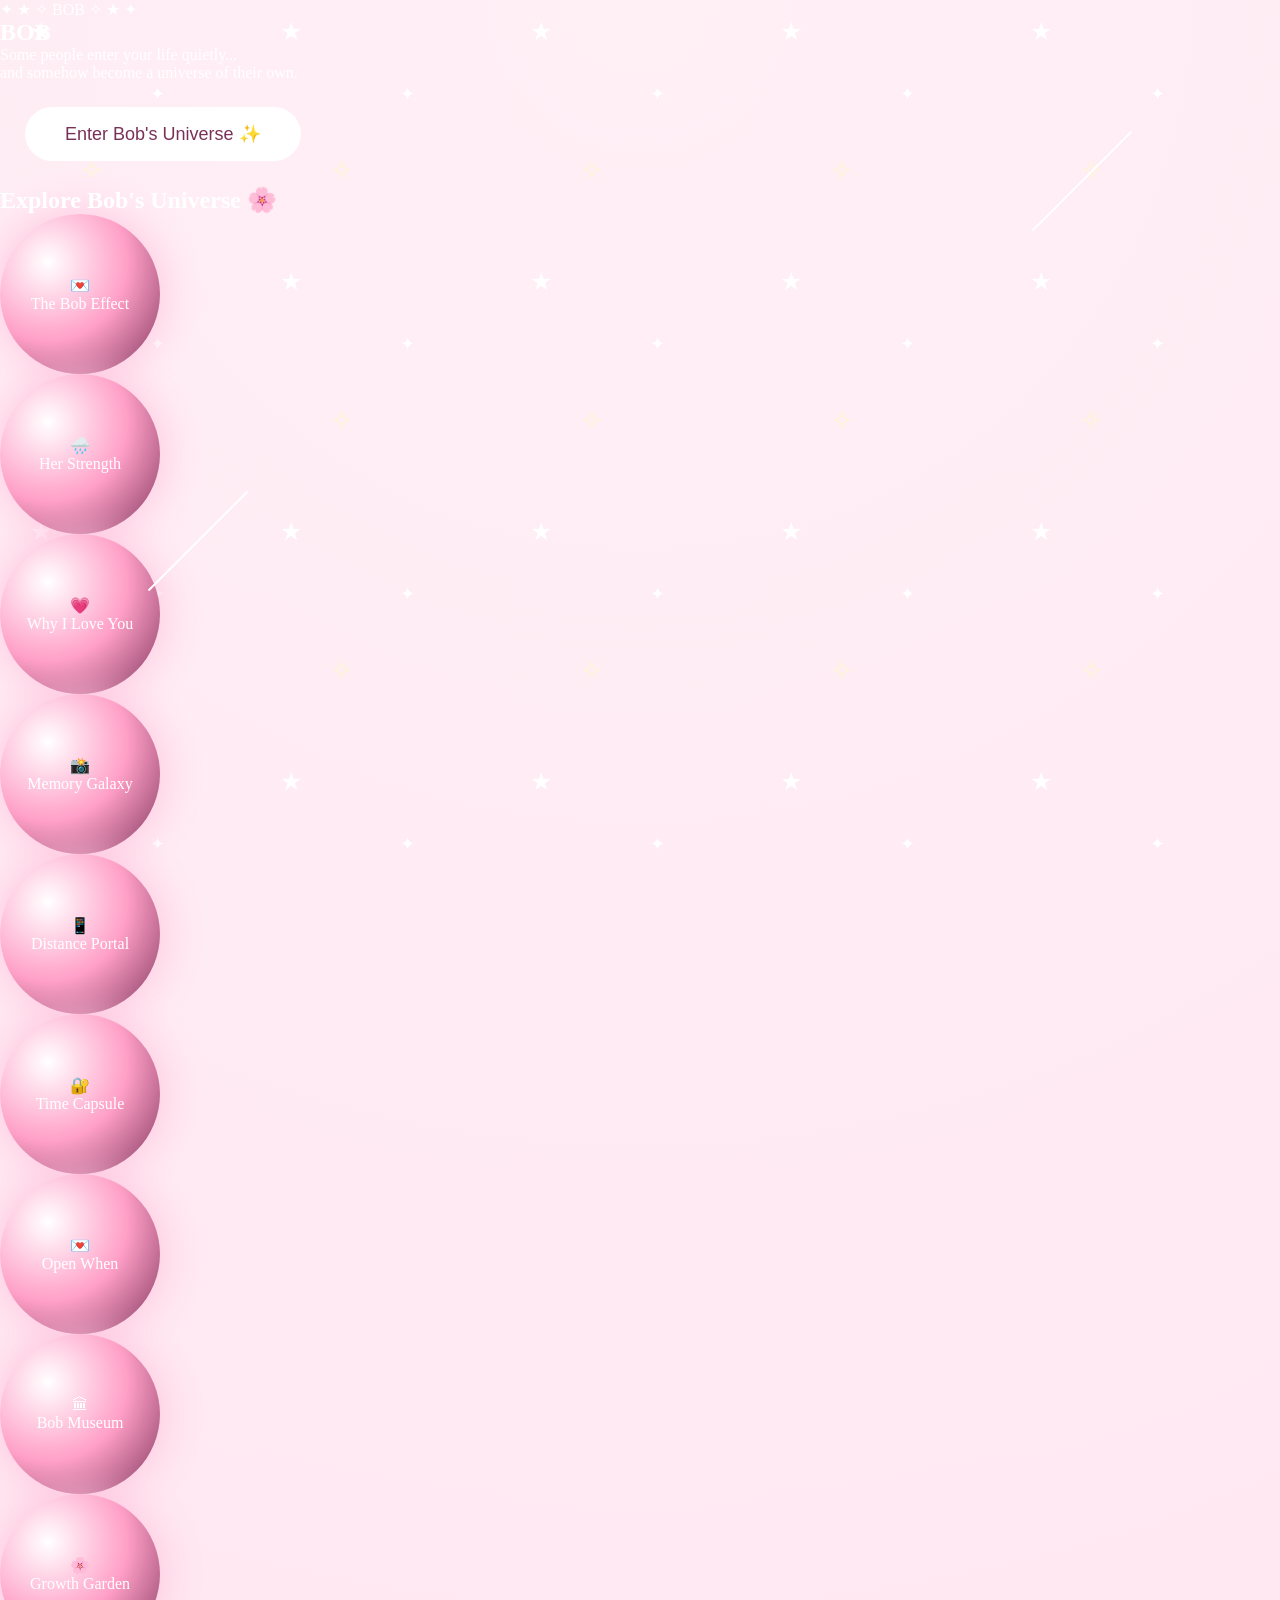
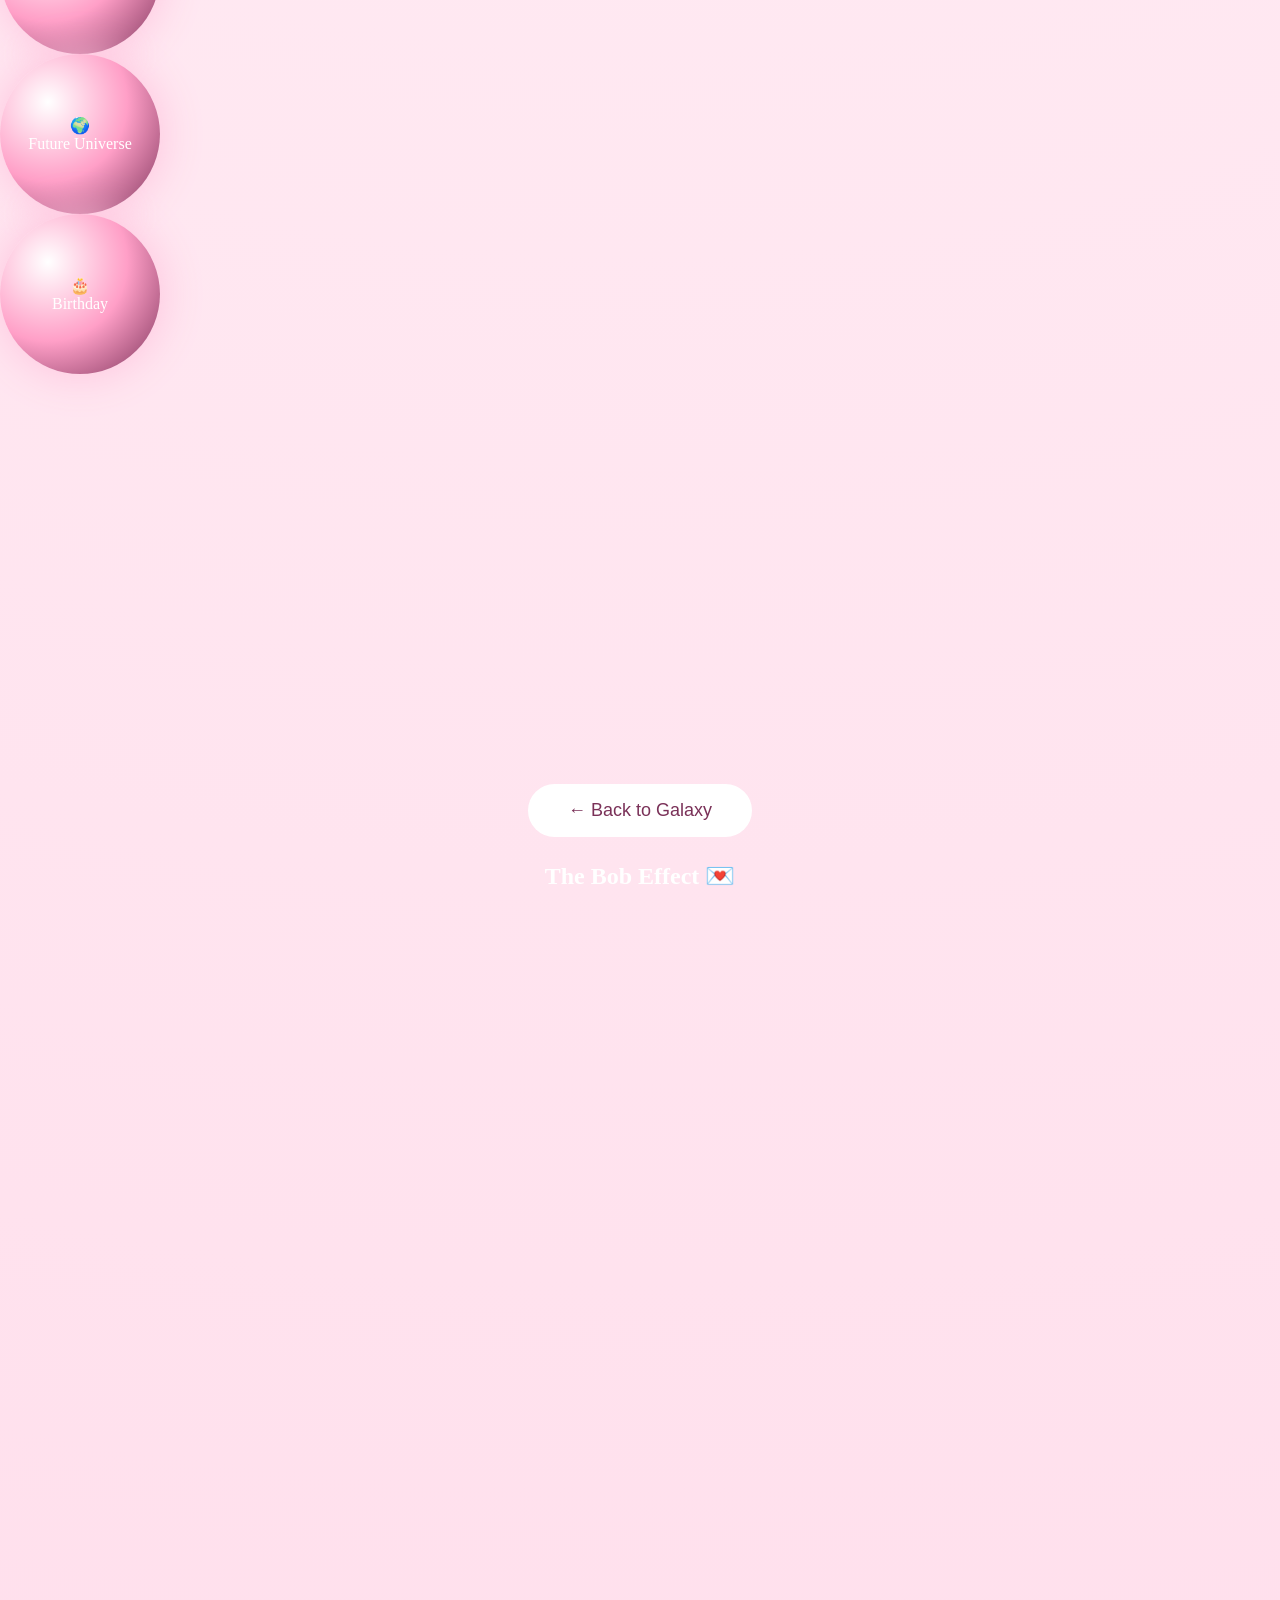
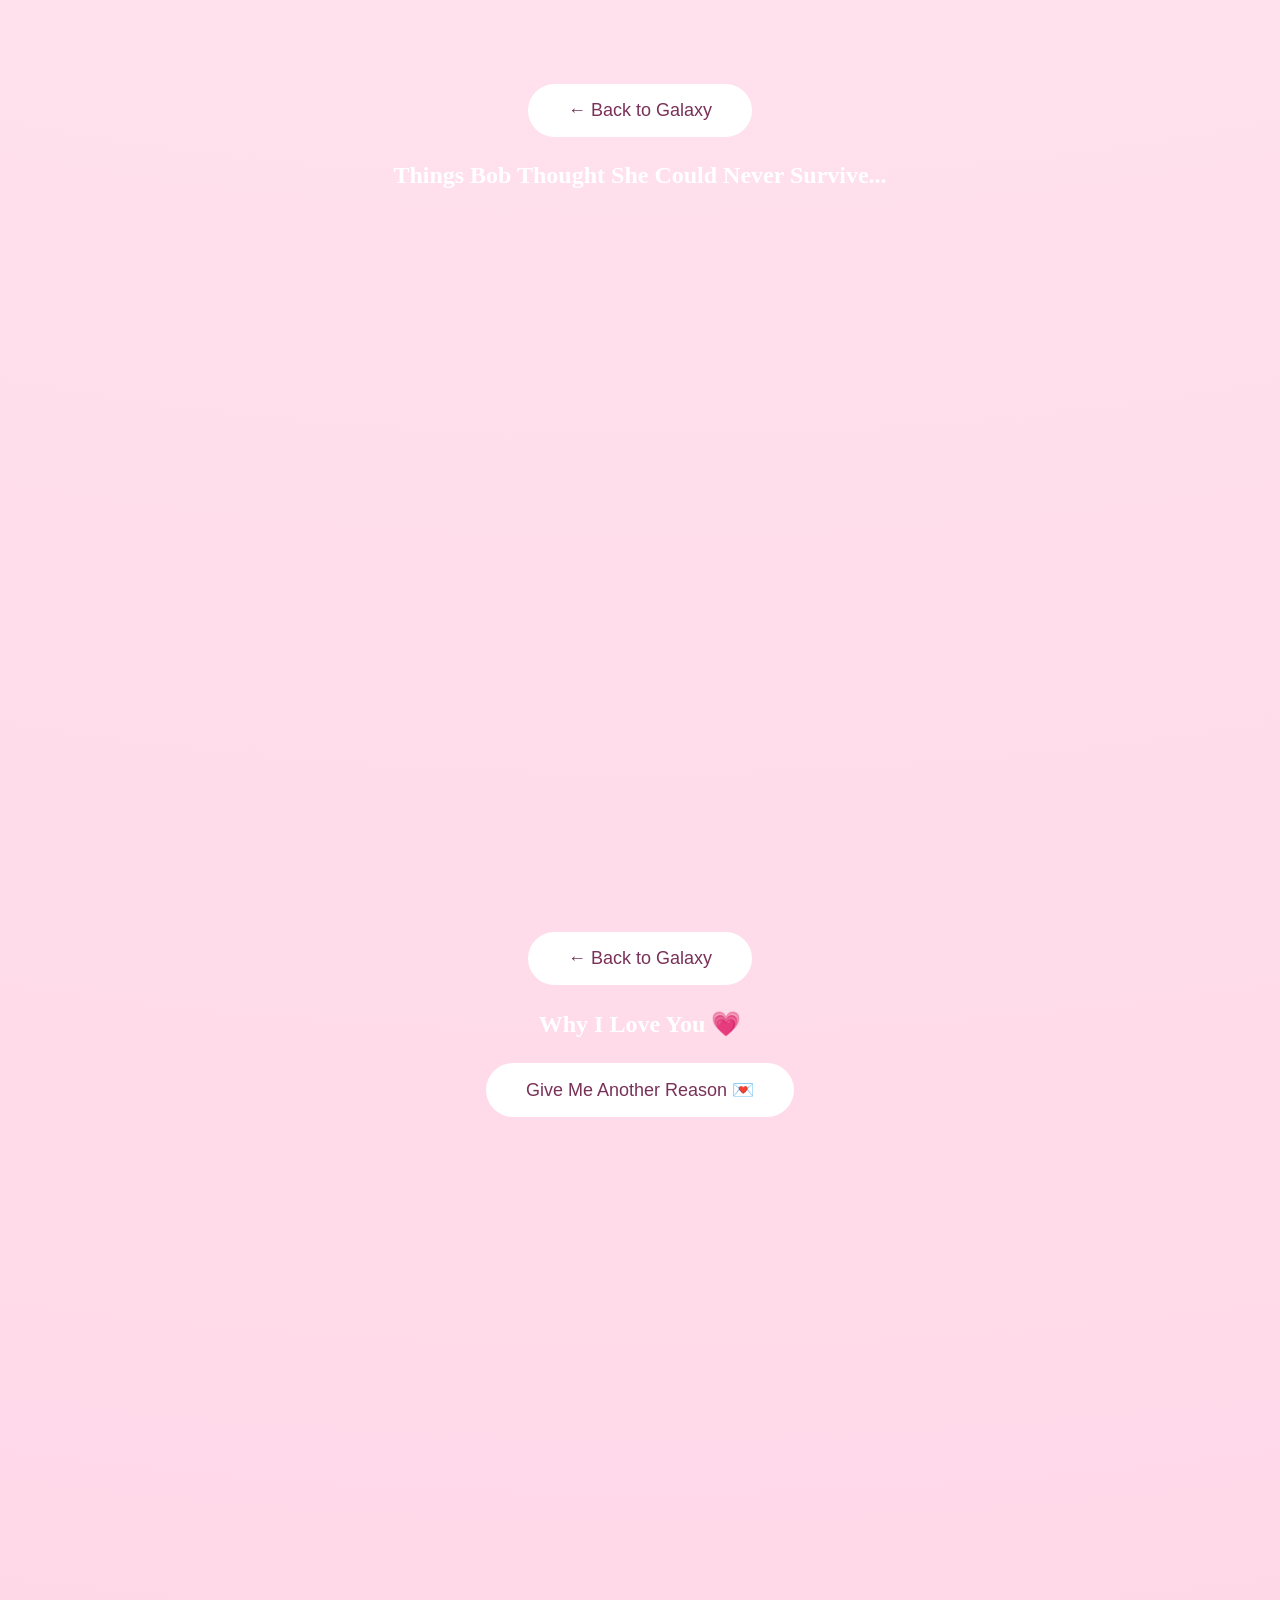
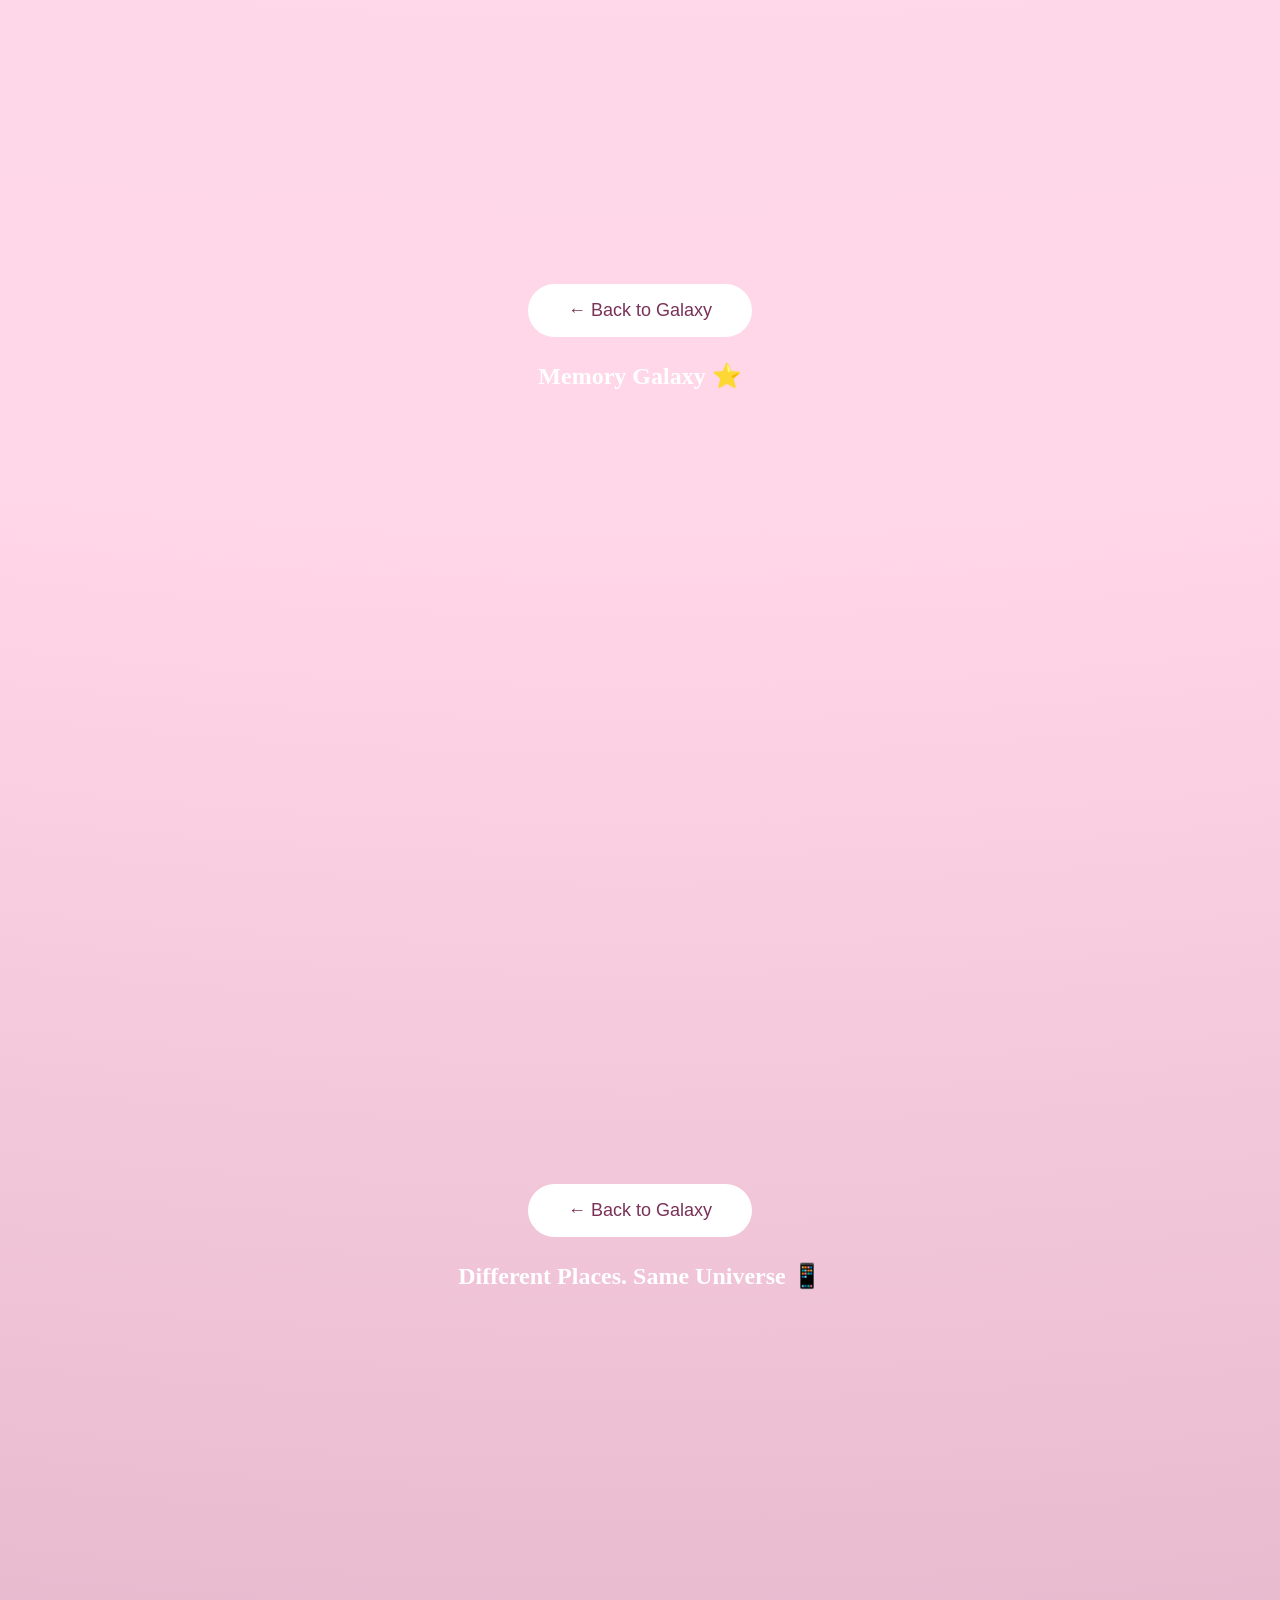
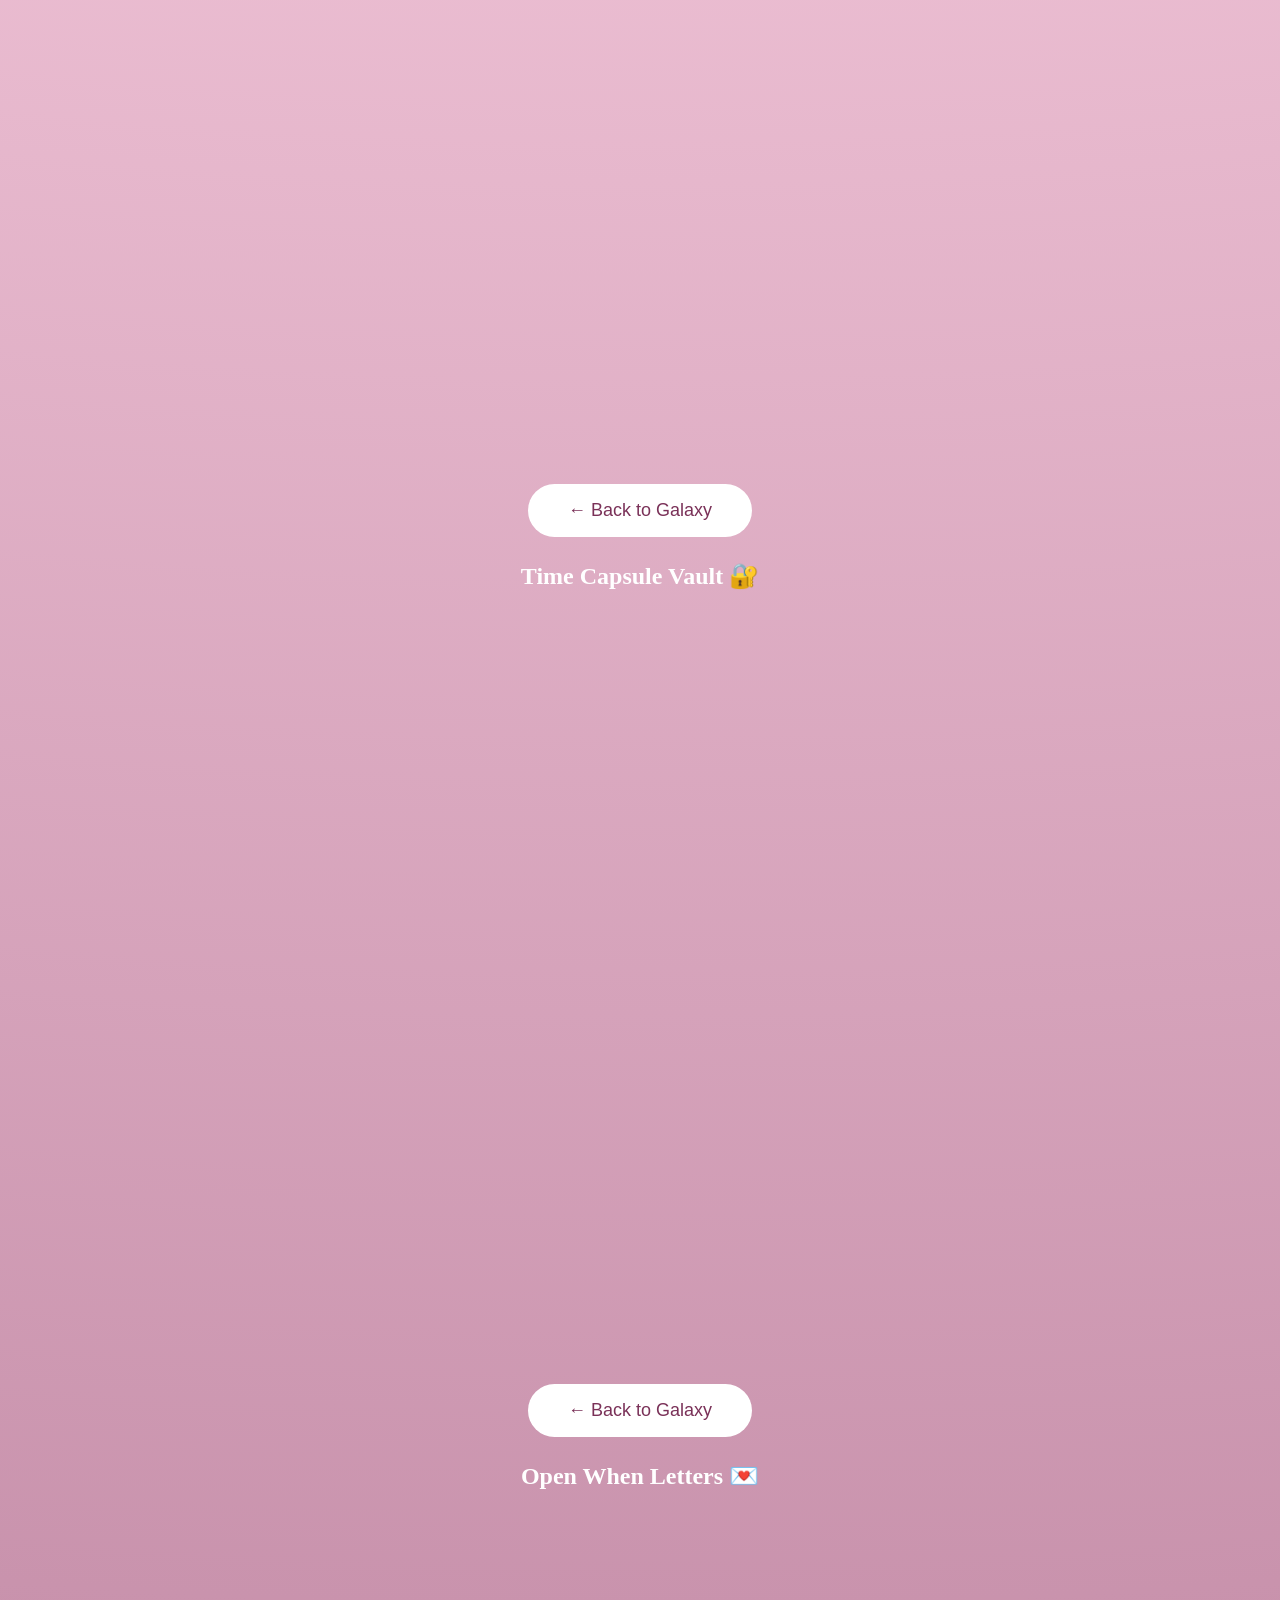
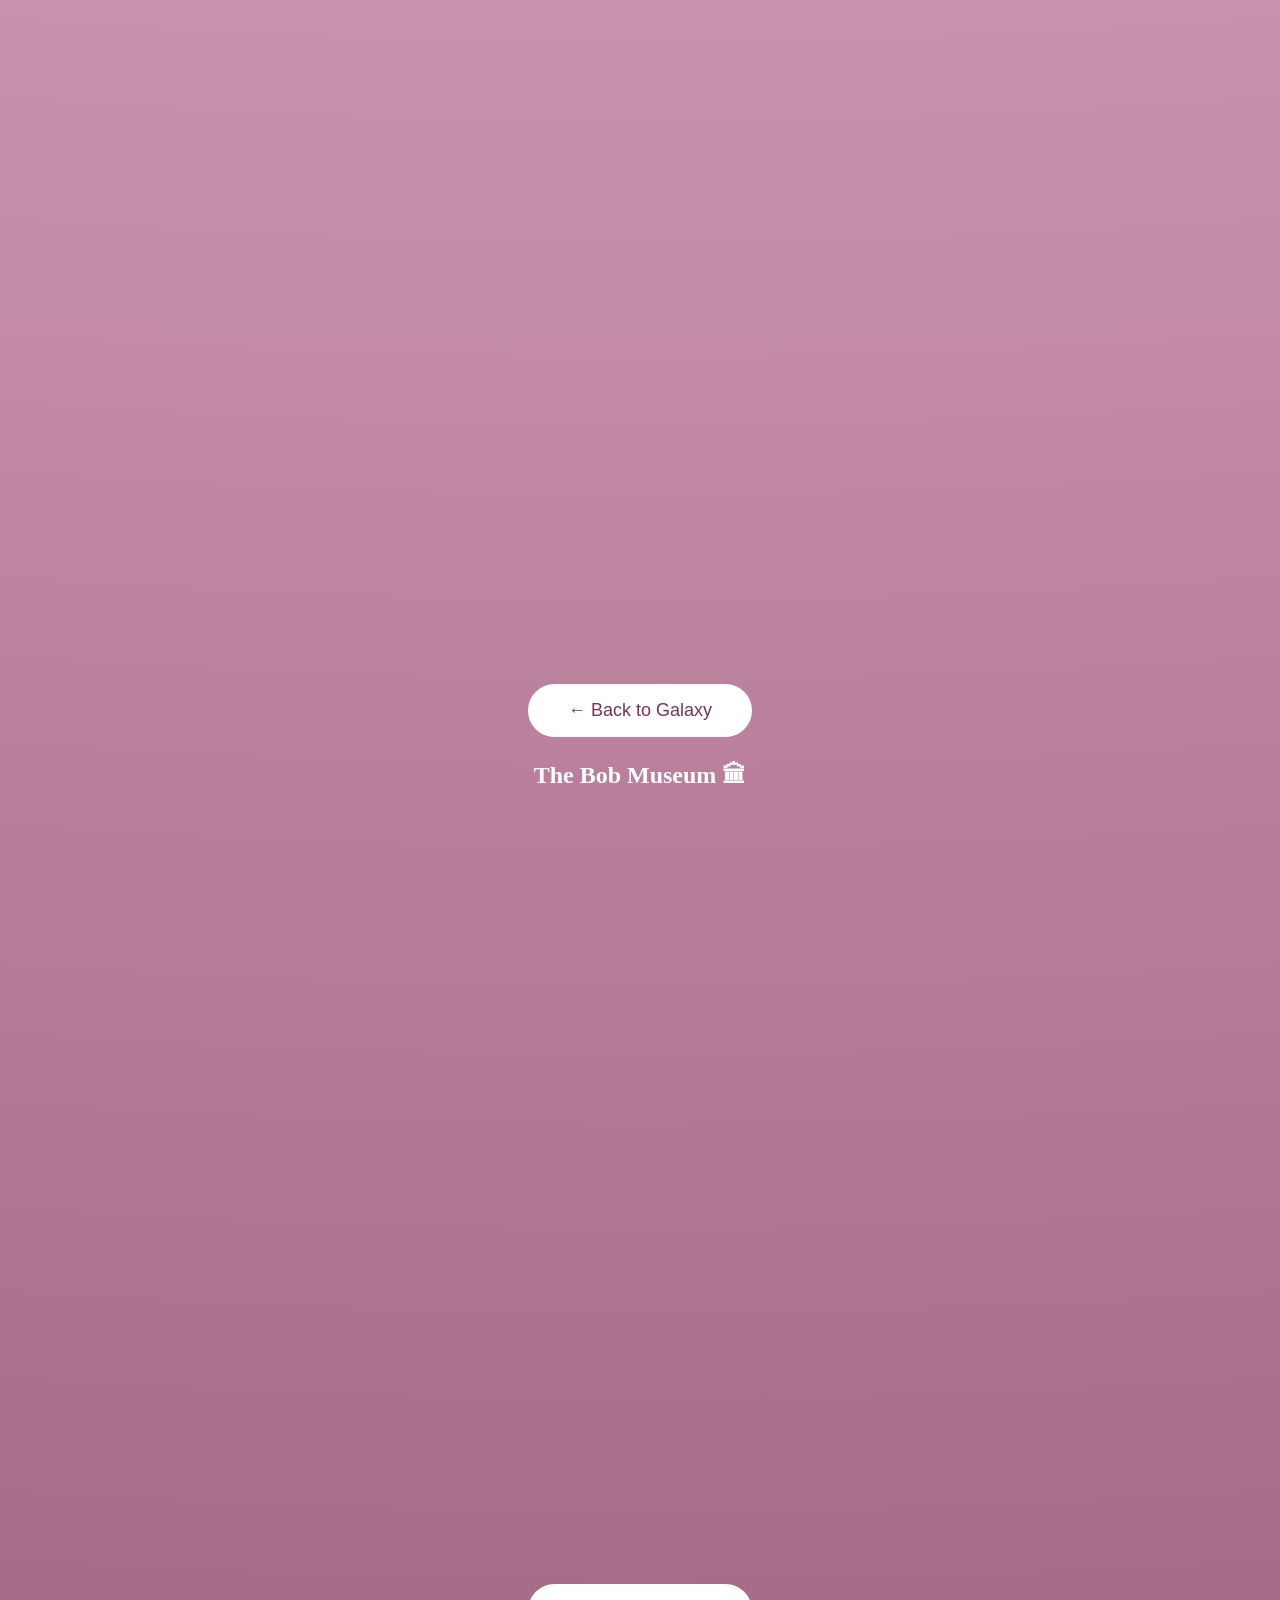
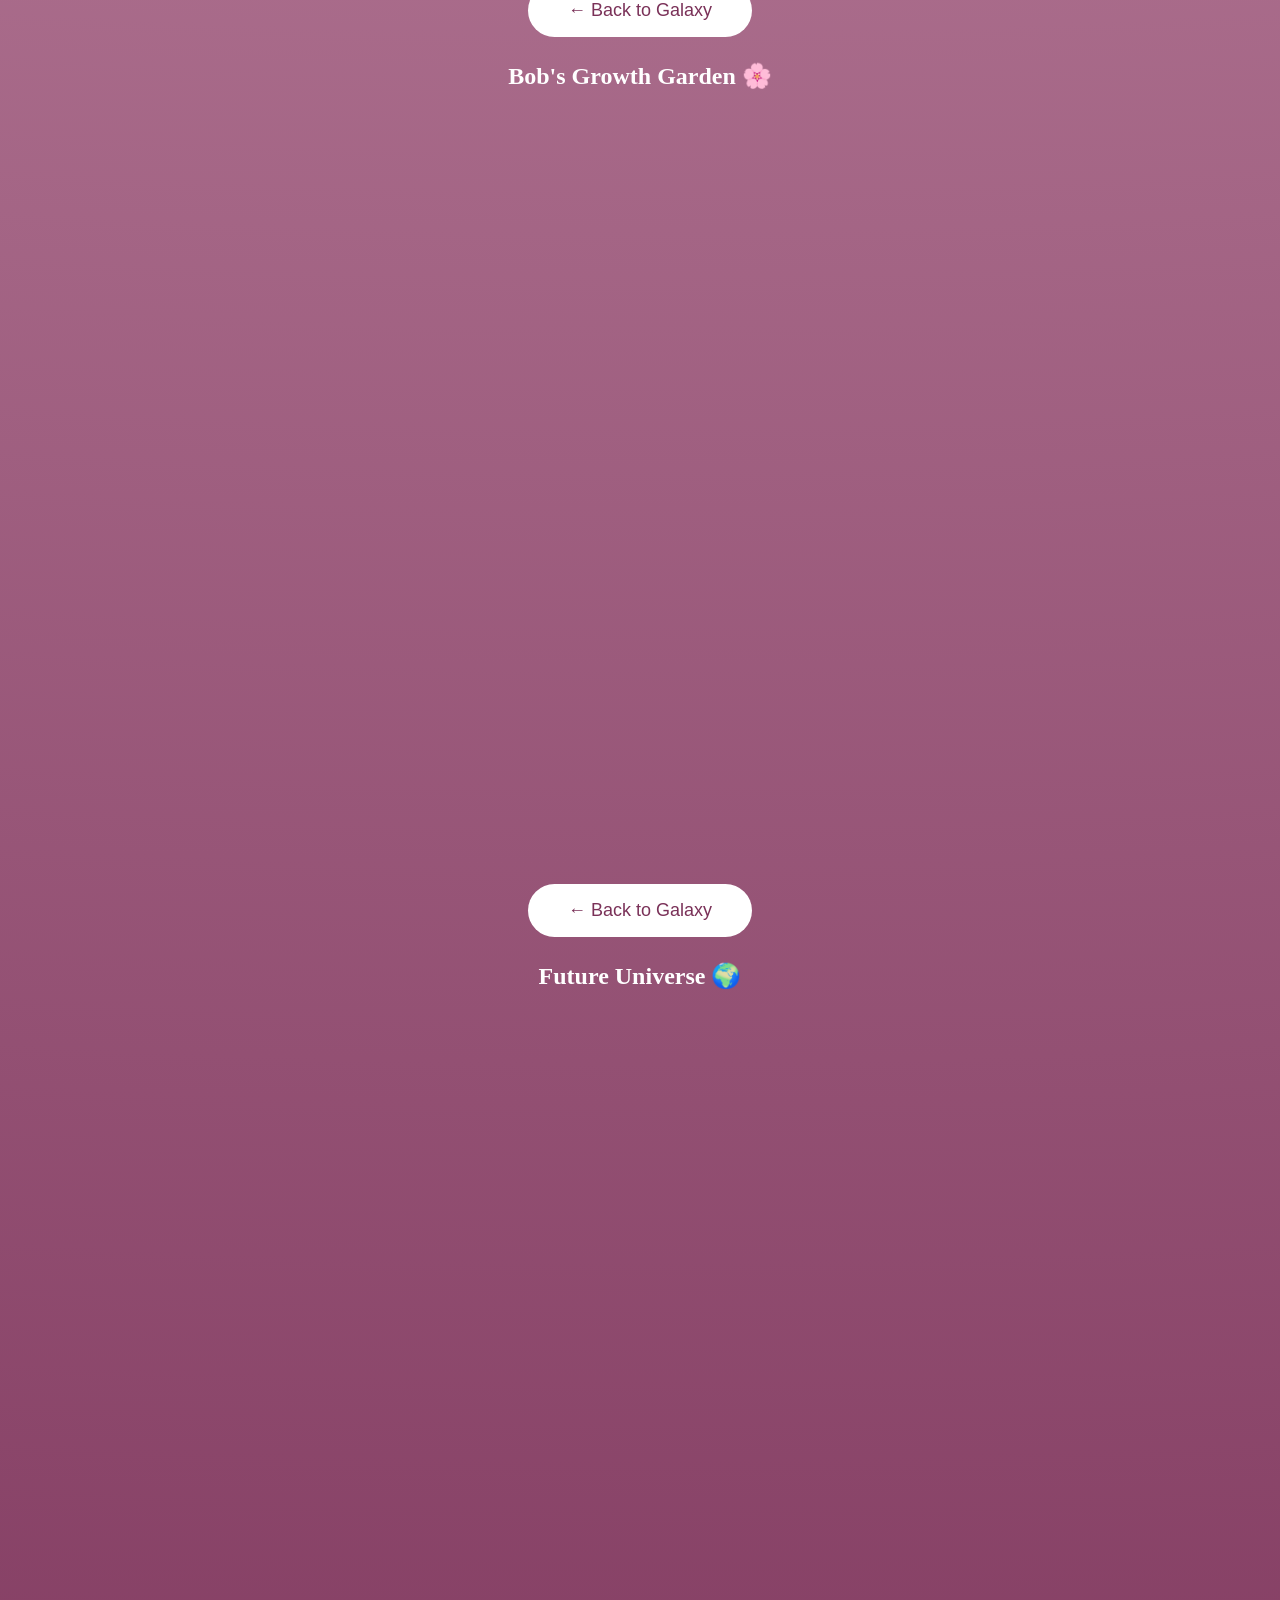
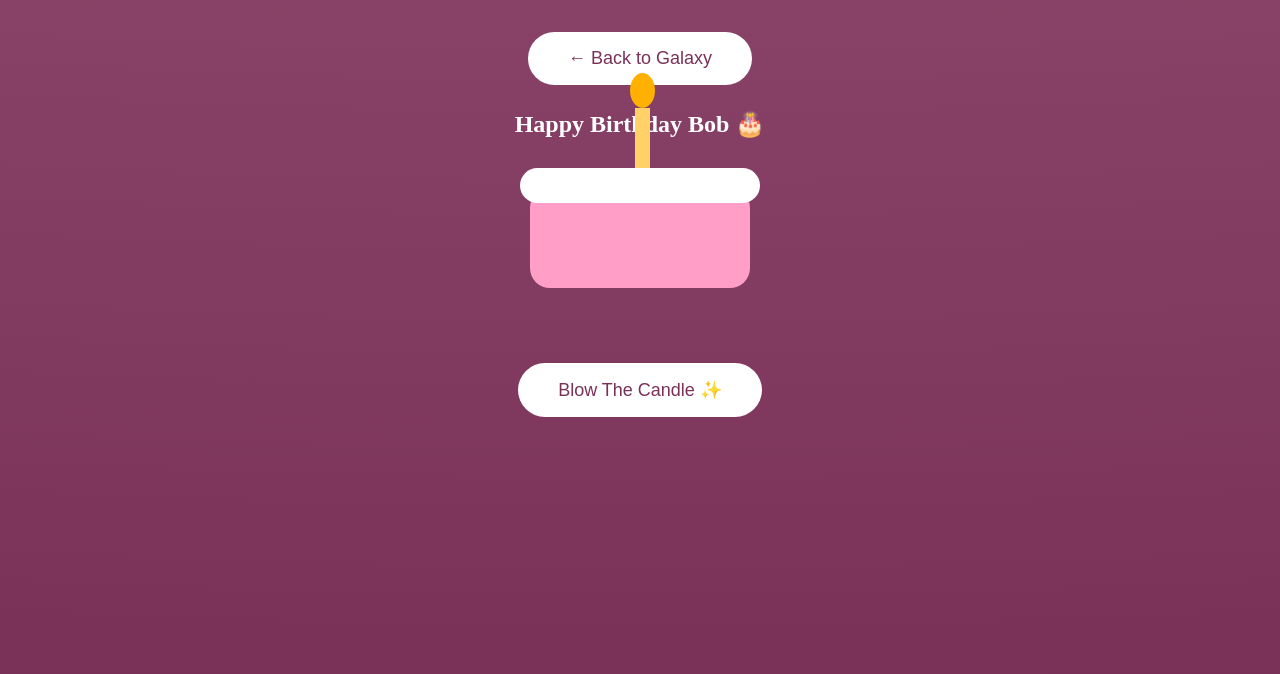
<file: index.html>
<!DOCTYPE html>
<html lang="en">

<head>

<meta charset="UTF-8">

<meta name="viewport" content="width=device-width, initial-scale=1.0">

<title>Bob's Universe 💗</title>

<link rel="stylesheet" href="style.css">

</head>


<body>


<div id="stars"></div>
<div id="shooting-stars"></div>



<!-- =====================
OPENING
===================== -->


<section id="opening" class="page active">


<div class="stars-text">
✦ ★ ✧ BOB ✧ ★ ✦
</div>


<h1 class="main-title">
BOB
</h1>


<p class="tagline">
Some people enter your life quietly...
<br>
and somehow become a universe of their own.
</p>


<button onclick="enterUniverse()">
Enter Bob's Universe ✨
</button>


</section>







<!-- =====================
GALAXY MAP
===================== -->


<section id="galaxy" class="page">


<h1>
Explore Bob's Universe 🌸
</h1>



<div class="planet-container">


<div class="planet" onclick="openChapter('bob')">

💌
<span>
The Bob Effect
</span>

</div>



<div class="planet" onclick="openChapter('strength')">

🌧️
<span>
Her Strength
</span>

</div>




<div class="planet" onclick="openChapter('love')">

💗
<span>
Why I Love You
</span>

</div>





<div class="planet" onclick="openChapter('memory')">

📸
<span>
Memory Galaxy
</span>

</div>




<div class="planet" onclick="openChapter('distance')">

📱
<span>
Distance Portal
</span>

</div>





<div class="planet" onclick="openChapter('capsule')">

🔐
<span>
Time Capsule
</span>

</div>





<div class="planet" onclick="openChapter('letters')">

💌
<span>
Open When
</span>

</div>





<div class="planet" onclick="openChapter('museum')">

🏛
<span>
Bob Museum
</span>

</div>





<div class="planet" onclick="openChapter('garden')">

🌸
<span>
Growth Garden
</span>

</div>





<div class="planet" onclick="openChapter('future')">

🌍
<span>
Future Universe
</span>

</div>





<div class="planet" onclick="openChapter('birthday')">

🎂
<span>
Birthday
</span>

</div>


</div>


</section>










<!-- =====================
CHAPTERS
===================== -->



<section id="bob" class="chapter">


<button onclick="backGalaxy()">
← Back to Galaxy
</button>


<h1>
The Bob Effect 💌
</h1>


<p id="bob-text"></p>


<div id="bob-cards"
class="cards">

</div>


</section>








<section id="strength" class="chapter">


<button onclick="backGalaxy()">
← Back to Galaxy
</button>


<h1>
Things Bob Thought She Could Never Survive...
</h1>


<div id="strength-cards"
class="cards">

</div>


</section>









<section id="love" class="chapter">


<button onclick="backGalaxy()">
← Back to Galaxy
</button>



<h1>
Why I Love You 💗
</h1>



<div id="love-message"
class="love-message">

</div>



<button onclick="newLoveMessage()">

Give Me Another Reason 💌

</button>


</section>









<section id="memory" class="chapter">


<button onclick="backGalaxy()">
← Back to Galaxy
</button>


<h1>
Memory Galaxy ⭐
</h1>


<div id="memory-grid"
class="photo-grid">

</div>


</section>









<section id="distance" class="chapter">


<button onclick="backGalaxy()">
← Back to Galaxy
</button>


<h1>
Different Places. Same Universe 📱
</h1>


<div id="distance-grid"
class="photo-grid">

</div>


</section>









<section id="capsule" class="chapter">


<button onclick="backGalaxy()">
← Back to Galaxy
</button>


<h1>
Time Capsule Vault 🔐
</h1>


<div id="capsule-grid"
class="cards">

</div>


</section>









<section id="letters" class="chapter">


<button onclick="backGalaxy()">
← Back to Galaxy
</button>


<h1>
Open When Letters 💌
</h1>


<div id="letters-grid"
class="cards">

</div>


</section>









<section id="museum" class="chapter">


<button onclick="backGalaxy()">
← Back to Galaxy
</button>


<h1>
The Bob Museum 🏛
</h1>


<div id="museum-grid"
class="cards">

</div>


</section>









<section id="garden" class="chapter">


<button onclick="backGalaxy()">
← Back to Galaxy
</button>


<h1>
Bob's Growth Garden 🌸
</h1>


<div id="garden-grid"
class="garden">

</div>


</section>









<section id="future" class="chapter">


<button onclick="backGalaxy()">
← Back to Galaxy
</button>


<h1>
Future Universe 🌍
</h1>


<div id="future-grid"
class="cards">

</div>


</section>









<section id="birthday" class="chapter">


<button onclick="backGalaxy()">
← Back to Galaxy
</button>


<h1>
Happy Birthday Bob 🎂
</h1>



<div class="cake">

<div class="flame"></div>

<div class="candle"></div>

<div class="cake-top"></div>

<div class="cake-body"></div>


</div>



<button onclick="blowCandle()">

Blow The Candle ✨

</button>


<div id="final-text"></div>


</section>










<script src="content.js"></script>

<script src="script.js"></script>


</body>

</html>
</file>
<file: style.css>
*{
margin:0;
padding:0;
box-sizing:border-box;
}


body{

font-family:Georgia,serif;

background:

radial-gradient(circle at top,#fff0f6,#ffd6e7 45%,#7a3158 100%);

color:white;

overflow-x:hidden;

}



/* =====================
STARS
===================== */


#stars{

position:fixed;

inset:0;

z-index:-2;


background-image:

url("data:image/svg+xml,%3Csvg xmlns='http://www.w3.org/2000/svg' width='250' height='250'%3E%3Ctext x='30' y='40' font-size='25' fill='white'%3E★%3C/text%3E%3Ctext x='150' y='100' font-size='18' fill='white'%3E✦%3C/text%3E%3Ctext x='80' y='180' font-size='28' fill='%23fff5d6'%3E✧%3C/text%3E%3C/svg%3E");


background-size:250px 250px;


animation:

starsMove 45s linear infinite;

}



@keyframes starsMove{

from{

background-position:0 0;

}

to{

background-position:500px 600px;

}

}








/* SHOOTING STARS */


#shooting-stars::before,
#shooting-stars::after{

content:"";

position:fixed;

width:140px;

height:2px;

background:white;

transform:rotate(-45deg);

animation:shoot 7s infinite;

}


#shooting-stars::before{

top:20%;

right:10%;

}


#shooting-stars::after{

top:60%;

left:10%;

animation-delay:3s;

}



@keyframes shoot{

0%,80%{

opacity:0;

}

85%{

opacity:1;

}

100%{

opacity:0;

transform:translate(-250px,250px)
rotate(-45deg);

}

}









.screen,
.chapter{

min-height:100vh;

display:flex;

flex-direction:column;

justify-content:center;

align-items:center;

text-align:center;

padding:50px 20px;

}





.hidden{

display:none;

}


.show{

display:flex;

animation:appear 1s ease;

}



@keyframes appear{

from{

opacity:0;

transform:translateY(40px);

}

to{

opacity:1;

transform:translateY(0);

}

}








/* TITLE */


#main-title{

font-size:120px;

letter-spacing:30px;

color:white;

animation:

float 4s infinite,
pinkGlow 3s infinite alternate;

}



@keyframes float{

50%{

transform:translateY(-20px);

}

}



@keyframes pinkGlow{

from{

text-shadow:
0 0 20px white;

}


to{

text-shadow:
0 0 60px #ffb6d9;

}

}








button{

padding:16px 40px;

margin:25px;

border:none;

border-radius:40px;

background:white;

color:#7a3158;

font-size:18px;

cursor:pointer;

transition:.4s;

}



button:hover{

transform:scale(1.08);

box-shadow:

0 0 30px white;

}








/* PLANETS */


.planet-map{

display:flex;

flex-wrap:wrap;

justify-content:center;

gap:35px;

}



.planet{


height:160px;

width:160px;

border-radius:50%;


background:

radial-gradient(circle at 30% 30%,
white,
#ff9fc7,
#7a3158);



display:flex;

justify-content:center;

align-items:center;

flex-direction:column;


cursor:pointer;


box-shadow:

0 0 45px #ffc1dc;


transition:.5s;


}



.planet:hover{

transform:

scale(1.15)
rotate(8deg);

}








/* CARDS */


.card-grid{

display:flex;

flex-wrap:wrap;

justify-content:center;

gap:30px;

}



.card-grid div,
.love-box{


width:300px;

padding:30px;


background:

rgba(255,255,255,.18);


border-radius:25px;


backdrop-filter:

blur(15px);


box-shadow:

0 0 30px rgba(255,255,255,.25);


}



.card-grid div:hover{

transform:

translateY(-10px);

}








/* LOVE SECTION */


.love-box{

max-width:500px;

font-size:22px;

line-height:1.6;

animation:

fadeLove 1s;

}



@keyframes fadeLove{

from{

opacity:0;

transform:scale(.8);

}

to{

opacity:1;

transform:scale(1);

}

}








/* PHOTOS */


.photo-galaxy{

display:flex;

flex-wrap:wrap;

justify-content:center;

gap:30px;

}



.photo-card{

background:white;

color:#333;

padding:15px;

width:220px;

}



.photo-card img{

width:100%;

height:220px;

object-fit:cover;

}








/* GARDEN */


.garden{

display:flex;

gap:40px;

font-size:35px;

flex-wrap:wrap;

}



.flower{

animation:bloom 2s infinite alternate;

}



@keyframes bloom{

to{

transform:scale(1.2);

}

}








/* CAKE */


.cake{

margin:50px;

position:relative;

}


.cake-body{

width:220px;

height:100px;

background:#ff9fc7;

border-radius:20px;

}



.cake-top{

width:240px;

height:35px;

background:white;

border-radius:20px;

position:absolute;

top:-20px;

left:-10px;

}



.candle{

height:60px;

width:15px;

background:#ffd166;

position:absolute;

left:105px;

top:-80px;

}


.flame{

height:35px;

width:25px;

background:#ffb000;

border-radius:50%;

position:absolute;

left:100px;

top:-115px;

animation:flicker .5s infinite;

}



@keyframes flicker{

50%{

transform:scale(.7);

}

}





@media(max-width:600px){

#main-title{

font-size:60px;

letter-spacing:10px;

}

}
</file>
